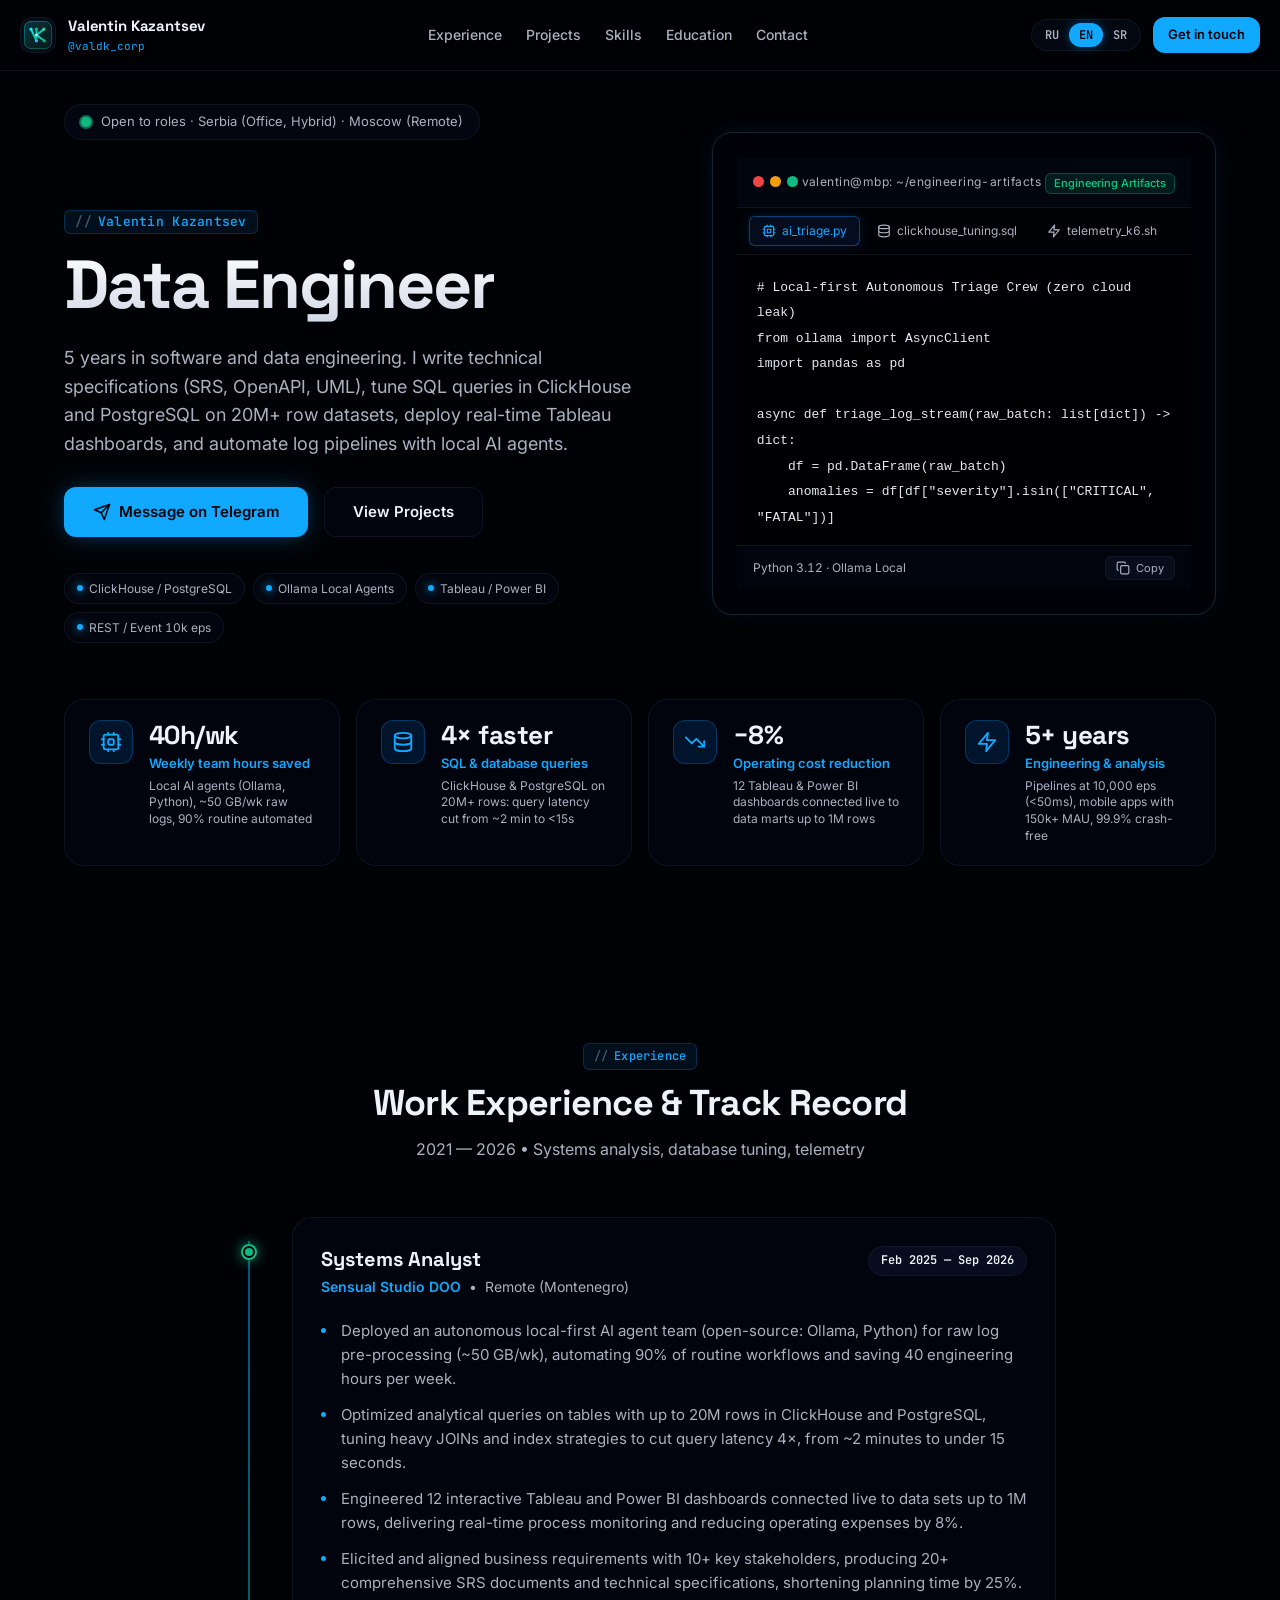
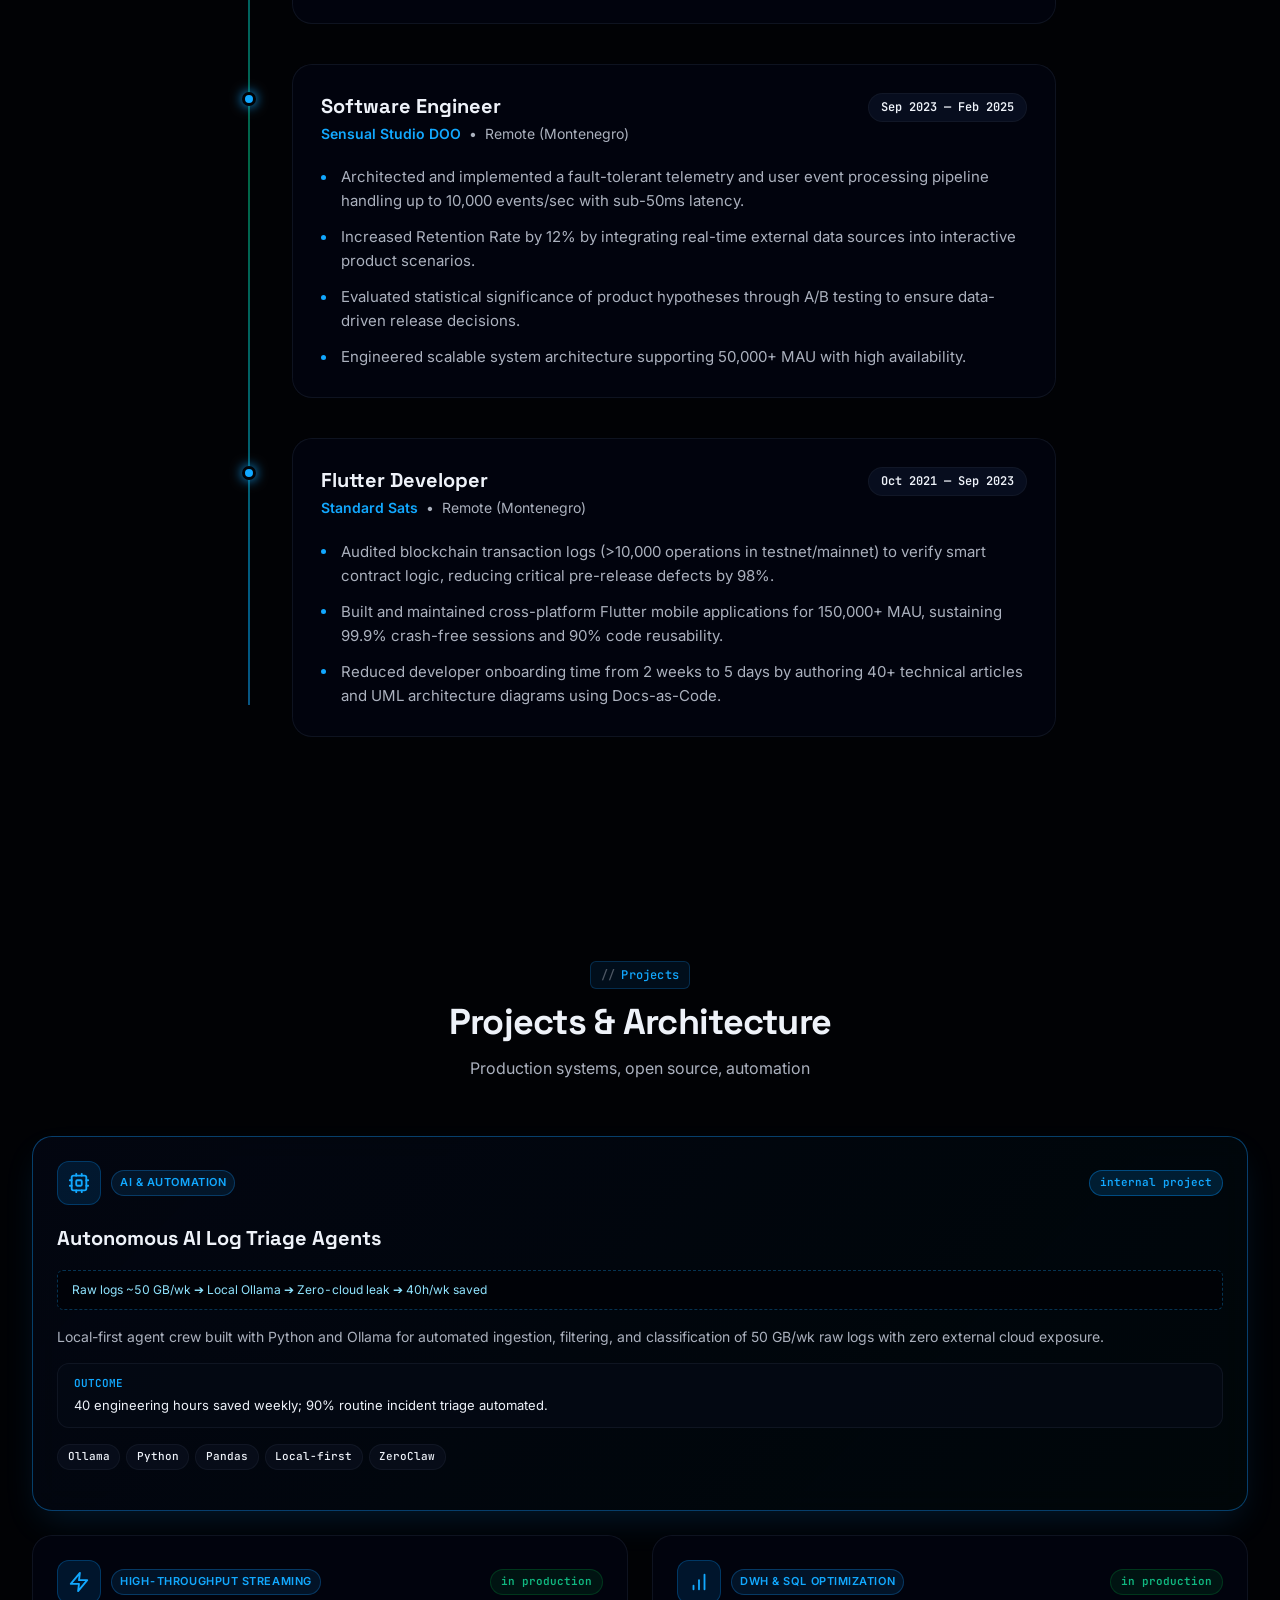
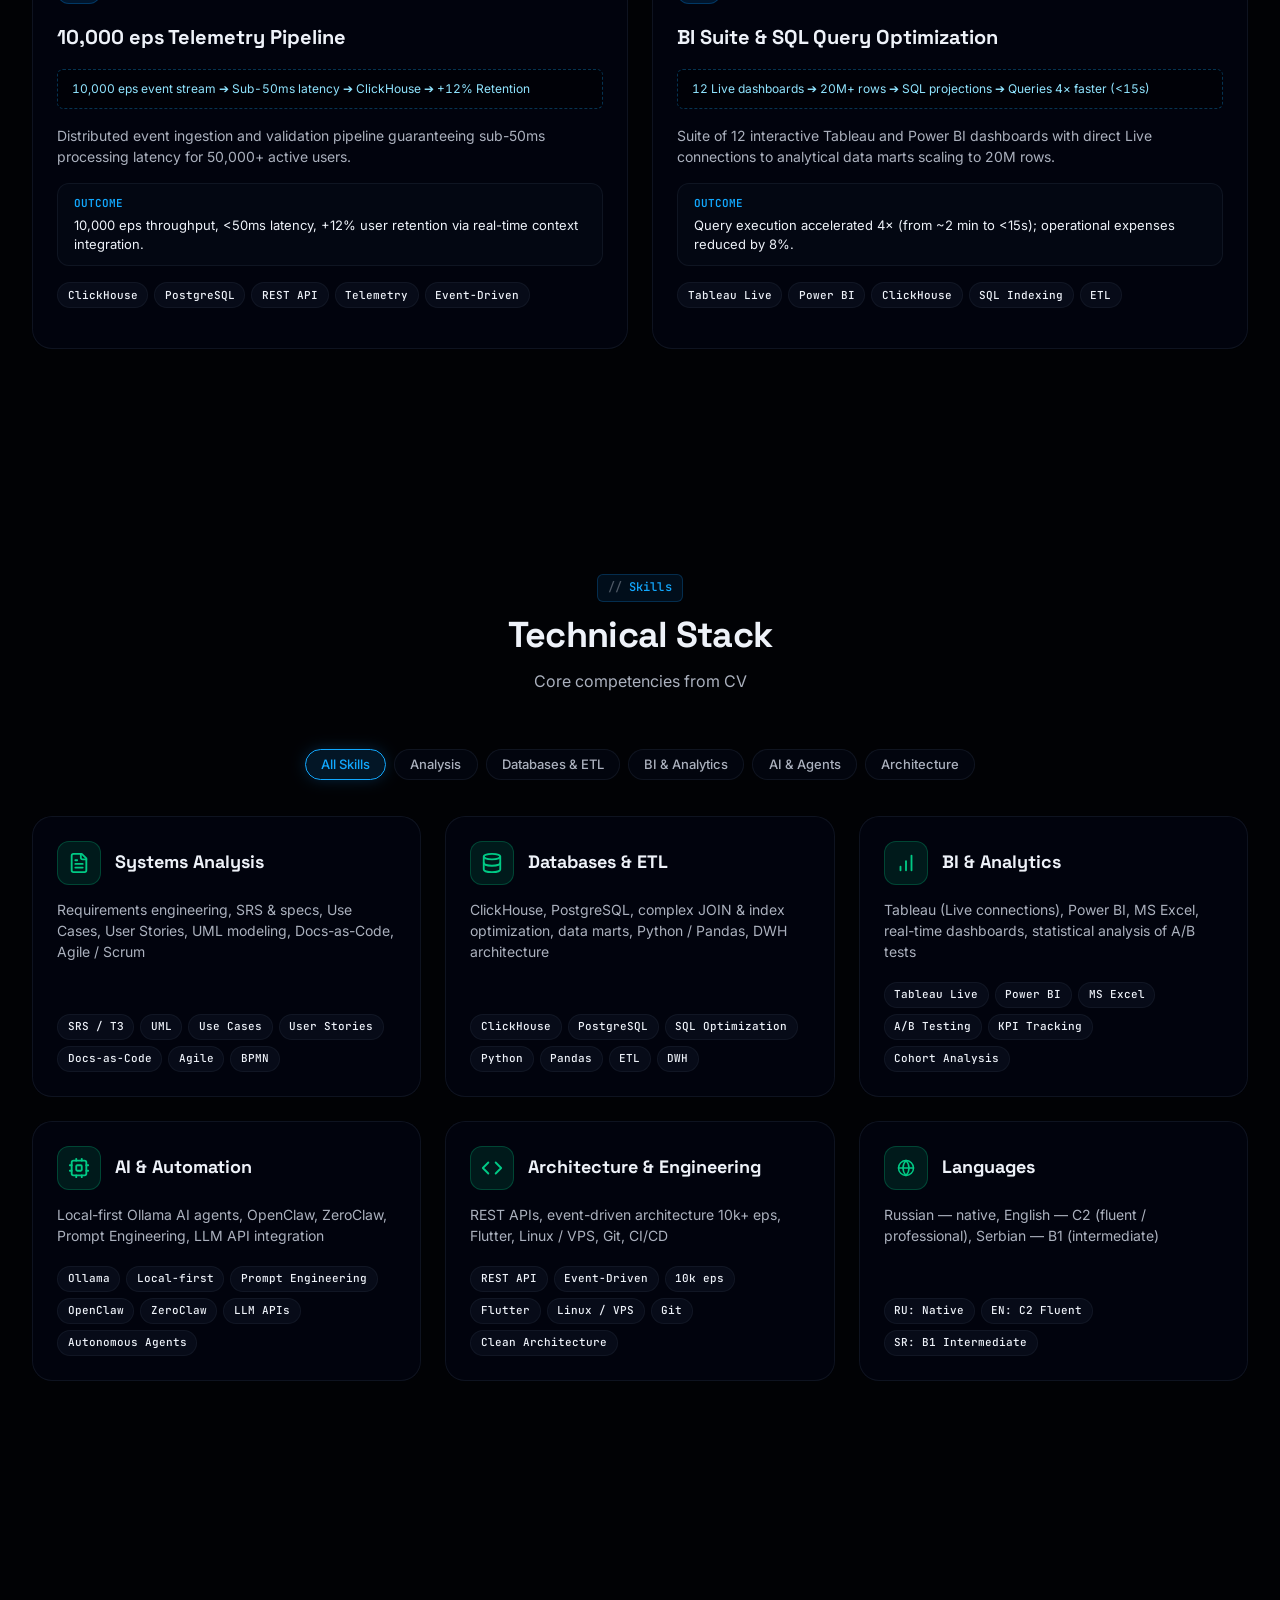
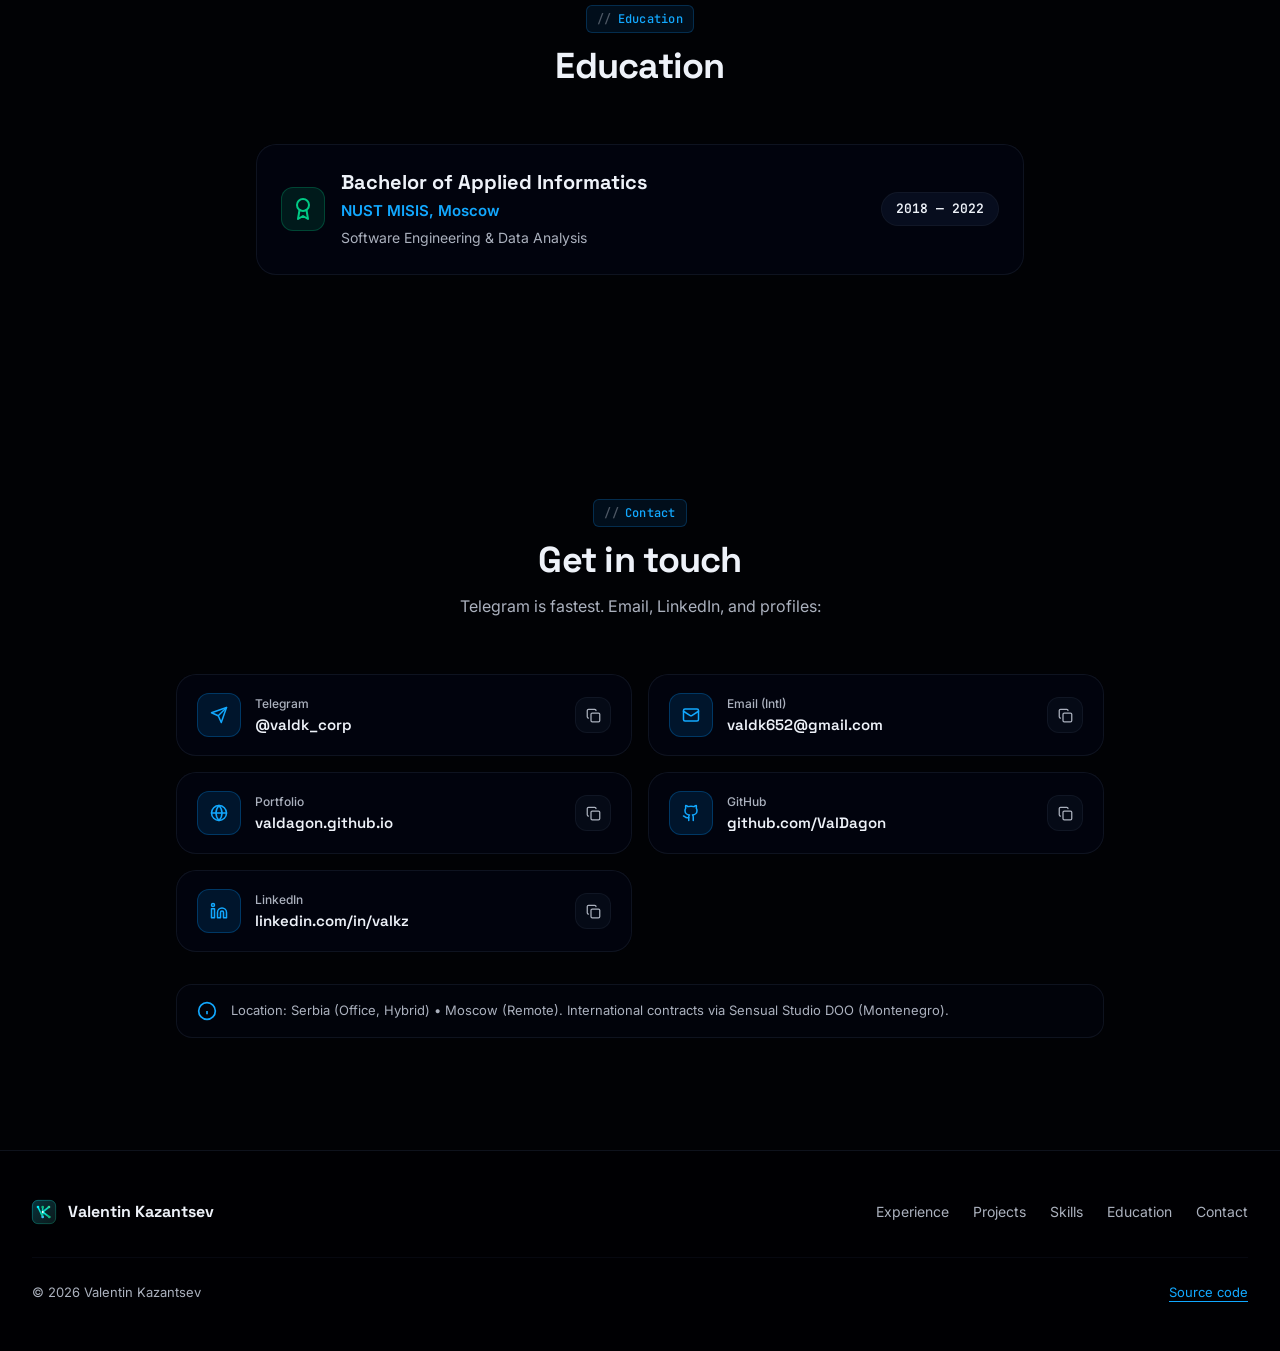
<file: index.html>
<!doctype html>
<html lang="ru">
  <head>
    <meta charset="utf-8" />
    <script>
      (function () {
        var path = location.pathname;
        if (
          location.hostname.toLowerCase() === "valdagon.github.io" &&
          (path === "/card" || path.indexOf("/card/") === 0)
        ) {
          location.replace("https://valdagon.github.io/" + location.search + location.hash);
        }
      })();
    </script>
    <meta name="viewport" content="width=device-width, initial-scale=1" />
    <meta name="color-scheme" content="dark" />
    <meta name="theme-color" content="#0d0f18" />
    <title>Валентин Казанцев — Системный аналитик & инженер данных</title>
    <meta
      name="description"
      content="5 лет в IT: разработка ТЗ и SRS, проектирование интеграций, оптимизация ClickHouse и PostgreSQL, дашборды Tableau и локальные ИИ-агенты."
    />
    <link rel="canonical" href="https://valdagon.github.io/" />
    <link rel="icon" type="image/svg+xml" href="./assets/favicon.svg?v=20261105" />
    <link rel="icon" type="image/png" sizes="32x32" href="./assets/favicon-32x32.png?v=20261105" />
    <link rel="icon" type="image/png" sizes="16x16" href="./assets/favicon-16x16.png?v=20261105" />
    <link rel="shortcut icon" href="./favicon.ico?v=20261105" />
    <link rel="apple-touch-icon" sizes="180x180" href="./assets/apple-touch-icon-v3.png?v=20261105" />

    <!-- Google Fonts: Space Grotesk, Inter, JetBrains Mono with full Cyrillic & Latin support -->
    <link rel="preconnect" href="https://fonts.googleapis.com" />
    <link rel="preconnect" href="https://fonts.gstatic.com" crossorigin />
    <link
      href="https://fonts.googleapis.com/css2?family=Inter:wght@400;500;600;700&family=JetBrains+Mono:wght@400;500;600&family=Space+Grotesk:wght@500;600;700&display=swap"
      rel="stylesheet"
    />

    <meta property="og:type" content="profile" />
    <meta property="og:url" content="https://valdagon.github.io/" />
    <meta property="og:title" content="Валентин Казанцев — Data Engineer" />
    <meta
      property="og:description"
      content="5 лет в IT: разработка ТЗ и SRS, ClickHouse, PostgreSQL, Tableau, локальные ИИ-агенты."
    />
    <meta property="og:image" content="https://valdagon.github.io/assets/og-card-v3.png?v=20261026" />
    <meta property="og:image:secure_url" content="https://valdagon.github.io/assets/og-card-v3.png?v=20261026" />
    <meta property="og:image:type" content="image/png" />
    <meta property="og:image:width" content="1200" />
    <meta property="og:image:height" content="630" />
    <meta property="og:image:alt" content="Валентин Казанцев — Data Engineer" />
    <meta property="og:locale" content="ru_RU" />
    <meta name="twitter:card" content="summary_large_image" />
    <meta name="twitter:title" content="Валентин Казанцев — Data Engineer" />
    <meta
      name="twitter:description"
      content="5 лет в IT: разработка ТЗ и SRS, ClickHouse, PostgreSQL, Tableau, локальные ИИ-агенты."
    />
    <meta name="twitter:image" content="https://valdagon.github.io/assets/og-card-v3.png?v=20261026" />

    <link rel="stylesheet" href="./css/tokens.css?v=20261105_1756" />
    <link rel="stylesheet" href="./css/style.css?v=20261105_1756" />

    <script type="application/ld+json">
      {
        "@context": "https://schema.org",
        "@type": "Person",
        "name": "Валентин Казанцев",
        "alternateName": "Valentin Kazantsev",
        "jobTitle": "Data Engineer",
        "url": "https://valdagon.github.io/",
        "email": "mailto:valrus56@yandex.ru",
        "sameAs": [
          "https://github.com/ValDagon",
          "https://www.linkedin.com/in/valkz/",
          "https://t.me/valdk_corp"
        ],
        "alumniOf": {
          "@type": "CollegeOrUniversity",
          "name": "НИТУ «МИСИС»"
        },
        "knowsLanguage": ["ru", "en", "sr"]
      }
    </script>
  </head>

  <body>
    <!-- Skip to content for keyboard accessibility -->
    <a class="skip-link" href="#main" data-i18n="skip">К содержанию</a>

    <!-- Cosmic Background: Radial Blur Blobs & Starfield -->
    <div class="cosmic-bg" aria-hidden="true">
      <div class="glow-blob glow-blob-1"></div>
      <div class="glow-blob glow-blob-2"></div>
      <div class="glow-blob glow-blob-3"></div>
      <div class="starfield" id="starfield"></div>
    </div>

    <!-- Fixed Glass Navbar -->
    <header class="navbar" id="navbar">
      <div class="navbar-container">
        <a href="#top" class="nav-brand" aria-label="Валентин Казанцев — наверх">
          <div class="brand-logo-wrap">
            <svg
              width="28"
              height="28"
              viewBox="0 0 36 36"
              fill="none"
              xmlns="http://www.w3.org/2000/svg"
              class="brand-monogram"
              aria-hidden="true"
            >
              <defs>
                <linearGradient id="vkBrandGradNav" x1="0%" y1="0%" x2="100%" y2="100%">
                  <stop offset="0%" stop-color="#00F2FE"></stop>
                  <stop offset="100%" stop-color="#10B981"></stop>
                </linearGradient>
                <linearGradient id="vkBrandBgNav" x1="0%" y1="0%" x2="100%" y2="100%">
                  <stop offset="0%" stop-color="#00F2FE" stop-opacity="0.18"></stop>
                  <stop offset="100%" stop-color="#10B981" stop-opacity="0.08"></stop>
                </linearGradient>
              </defs>
              <rect width="36" height="36" rx="9" fill="#0A0B14"></rect>
              <rect width="36" height="36" rx="9" fill="url(#vkBrandBgNav)"></rect>
              <rect x="0.5" y="0.5" width="35" height="35" rx="8.5" stroke="url(#vkBrandGradNav)" stroke-opacity="0.45"></rect>
              <path d="M9 10.5L16 25.5V10.5" stroke="url(#vkBrandGradNav)" stroke-width="2.4" stroke-linecap="round" stroke-linejoin="round"></path>
              <path d="M16 18L25.5 10.5" stroke="url(#vkBrandGradNav)" stroke-width="2.4" stroke-linecap="round"></path>
              <path d="M16 18L26 25.5" stroke="url(#vkBrandGradNav)" stroke-width="2.4" stroke-linecap="round"></path>
              <circle cx="9" cy="10.5" r="2" fill="#00F2FE"></circle>
              <circle cx="16" cy="25.5" r="2" fill="#38BDF8"></circle>
              <circle cx="16" cy="10.5" r="2" fill="#10B981"></circle>
              <circle cx="25.5" cy="10.5" r="2" fill="#34D399"></circle>
              <circle cx="26" cy="25.5" r="2" fill="#10B981"></circle>
              <circle cx="16" cy="18" r="1.5" fill="#FFFFFF"></circle>
            </svg>
          </div>
          <div class="brand-info">
            <span class="brand-title">Valentin Kazantsev</span>
            <span class="brand-sub">@valdk_corp</span>
          </div>
        </a>

        <!-- Desktop Navigation -->
        <nav class="nav-menu" id="nav-menu" aria-label="Разделы портфолио">
          <a href="#experience" class="nav-link" data-i18n="navExperience">Опыт</a>
          <a href="#cases" class="nav-link" data-i18n="navCases">Кейсы</a>
          <a href="#stack" class="nav-link" data-i18n="navStack">Стек</a>
          <a href="#education" class="nav-link" data-i18n="navEducation">Образование</a>
          <a href="#contact" class="nav-link" data-i18n="navContact">Контакты</a>
        </nav>

        <!-- Right Controls: Lang Switcher + Telegram CTA + Mobile Toggle -->
        <div class="nav-actions">
          <div class="lang-switch" role="group" aria-labelledby="lang-label">
            <span class="visually-hidden" id="lang-label">Язык</span>
            <button type="button" class="lang-pill" data-lang="ru" aria-pressed="true">RU</button>
            <button type="button" class="lang-pill" data-lang="en" aria-pressed="false">EN</button>
            <button type="button" class="lang-pill" data-lang="sr" aria-pressed="false">SR</button>
          </div>

          <a
            class="btn btn-primary btn-sm btn-nav-cta"
            href="https://t.me/valdk_corp"
            target="_blank"
            rel="noopener noreferrer"
            data-i18n="contactCta"
          >
            Связаться
          </a>

          <button
            type="button"
            class="mobile-menu-btn"
            id="mobile-menu-toggle"
            aria-label="Открыть меню"
            aria-expanded="false"
          >
            <svg width="20" height="20" viewBox="0 0 24 24" fill="none" stroke="currentColor" stroke-width="2">
              <line x1="3" y1="12" x2="21" y2="12"></line>
              <line x1="3" y1="6" x2="21" y2="6"></line>
              <line x1="3" y1="18" x2="21" y2="18"></line>
            </svg>
          </button>
        </div>
      </div>

      <!-- Mobile Dropdown Navigation -->
      <div class="mobile-drawer" id="mobile-drawer" hidden>
        <nav class="mobile-nav-links">
          <a href="#experience" class="mobile-nav-link" data-i18n="navExperience">Опыт</a>
          <a href="#cases" class="mobile-nav-link" data-i18n="navCases">Кейсы</a>
          <a href="#stack" class="mobile-nav-link" data-i18n="navStack">Стек</a>
          <a href="#education" class="mobile-nav-link" data-i18n="navEducation">Образование</a>
          <a href="#contact" class="mobile-nav-link" data-i18n="navContact">Контакты</a>
        </nav>
      </div>
    </header>

    <main id="main">
      <!-- Modern Bento Hero (Left: Pitch + CTAs, Right: Interactive Terminal, Bottom: 4 Key Metric Tiles) -->
      <section class="hero-section" id="top">
        <div class="hero-bento-layout">
          <!-- Left Column: Core Pitch -->
          <div class="hero-main-col">
            <!-- Availability Pill -->
            <div class="hero-status-pill">
              <span class="status-pulse">
                <span class="status-dot"></span>
                <span class="status-ping"></span>
              </span>
              <span id="hero-status-text"></span>
            </div>

            <!-- Headline: Clean, authoritative gradient display -->
            <h1 class="hero-headline">
              <span class="hero-name-label">Valentin Kazantsev</span>
              <span class="hero-gradient-text" id="hero-title-text"></span>
            </h1>

            <!-- Lead Paragraph -->
            <p class="hero-lead-text" id="hero-about-text"></p>

            <!-- Dual Hero CTAs -->
            <div class="hero-cta-buttons">
              <a
                class="btn btn-primary btn-lg btn-glow"
                href="https://t.me/valdk_corp"
                target="_blank"
                rel="noopener noreferrer"
                id="hero-cta-tg"
              >
                <svg width="18" height="18" viewBox="0 0 24 24" fill="none" stroke="currentColor" stroke-width="2" stroke-linecap="round" stroke-linejoin="round">
                  <path d="m22 2-7 20-4-9-9-4Z"></path>
                  <path d="M22 2 11 13"></path>
                </svg>
                <span data-i18n="cta">Написать в Telegram</span>
              </a>
              <a class="btn btn-secondary btn-lg" href="#cases" data-i18n="ctaAlt">
                Смотреть кейсы
              </a>
            </div>

            <!-- Hero Quick Badges -->
            <div class="hero-quick-chips">
              <span class="chip-item mono"><span class="chip-dot"></span>ClickHouse / PostgreSQL</span>
              <span class="chip-item mono"><span class="chip-dot"></span>Ollama Local Agents</span>
              <span class="chip-item mono"><span class="chip-dot"></span>Tableau / Power BI</span>
              <span class="chip-item mono"><span class="chip-dot"></span>REST / Event 10k eps</span>
            </div>
          </div>

          <!-- Right Column: Interactive Terminal Widget -->
          <div class="hero-side-col">
            <div class="terminal-card glass-card" id="hero-terminal">
              <div class="card-spotlight"></div>
              <div class="terminal-header">
                <div class="terminal-dots" aria-hidden="true">
                  <span class="terminal-dot dot-red"></span>
                  <span class="terminal-dot dot-yellow"></span>
                  <span class="terminal-dot dot-green"></span>
                </div>
                <div class="terminal-title mono" id="terminal-window-title">artifacts.sh</div>
                <div class="terminal-actions">
                  <span class="terminal-badge mono" data-i18n="terminalBadge">Инженерные артефакты</span>
                </div>
              </div>

              <!-- Terminal Tab Controls -->
              <div class="terminal-tabs" role="tablist" id="terminal-tabs">
                <!-- Rendered via JS -->
              </div>

              <!-- Terminal Code Body -->
              <div class="terminal-body" id="terminal-body" role="tabpanel">
                <pre class="terminal-pre"><code class="terminal-code mono" id="terminal-code-content"></code></pre>
              </div>

              <div class="terminal-footer">
                <span class="terminal-meta mono" id="terminal-meta-text">Python 3.12 · Ollama Local</span>
                <button type="button" class="terminal-copy-btn" id="terminal-copy-btn" title="Копировать код" aria-label="Копировать код">
                  <svg width="14" height="14" viewBox="0 0 24 24" fill="none" stroke="currentColor" stroke-width="2" stroke-linecap="round" stroke-linejoin="round">
                    <rect width="14" height="14" x="8" y="8" rx="2" ry="2"></rect>
                    <path d="M4 16c-1.1 0-2-.9-2-2V4c0-1.1.9-2 2-2h10c1.1 0 2 .9 2 2"></path>
                  </svg>
                  <span class="mono">Copy</span>
                </button>
              </div>
            </div>
          </div>
        </div>

        <!-- 4 Key Metrics Bento Strip -->
        <div class="stat-strip-container">
          <div class="stat-strip-card" id="hero-stat-strip">
            <!-- Rendered via JS -->
          </div>
        </div>
      </section>

      <!-- Section: Experience Timeline -->
      <section class="section" id="experience" aria-labelledby="h-experience">
        <div class="section-container">
          <div class="section-header">
            <span class="section-eyebrow" data-i18n="navExperience">Опыт</span>
            <h2 class="section-title" id="h-experience" data-i18n="expTitle">Опыт работы и результаты</h2>
            <p class="section-subtitle" id="h-experience-sub" data-i18n="expSubtitle">2021 — 2026 • Системный анализ, оптимизация СУБД, телеметрия</p>
          </div>

          <div class="timeline-wrapper">
            <div class="timeline-spine" aria-hidden="true"></div>
            <div class="timeline-list" id="jobs">
              <!-- Rendered via JS -->
            </div>
          </div>
        </div>
      </section>

      <!-- Section: Featured Cases -->
      <section class="section" id="cases" aria-labelledby="h-cases">
        <div class="section-container">
          <div class="section-header">
            <span class="section-eyebrow" data-i18n="navCases">Кейсы</span>
            <h2 class="section-title" id="h-cases" data-i18n="casesTitle">Кейсы и архитектура</h2>
            <p class="section-subtitle" id="h-cases-sub" data-i18n="casesSubtitle">Продакшен-системы, открытый код, автоматизация</p>
          </div>

          <div class="cases-grid bento-cases-grid" id="cases-list">
            <!-- Rendered via JS -->
          </div>
        </div>
      </section>

      <!-- Section: Stack & Skills (All 6 Categories with Filter) -->
      <section class="section" id="stack" aria-labelledby="h-stack">
        <div class="section-container">
          <div class="section-header">
            <span class="section-eyebrow" data-i18n="navStack">Стек</span>
            <h2 class="section-title" id="h-stack" data-i18n="stackTitle">Технологический стек</h2>
            <p class="section-subtitle" id="stack-subtitle" data-i18n="stackSubtitle">Ключевые компетенции по данным резюме</p>
          </div>

          <!-- Interactive Stack Filter Pills -->
          <div class="stack-filters" id="stack-filters" role="tablist" aria-label="Фильтры технологического стека">
            <!-- Rendered via JS -->
          </div>

          <div class="stack-grid" id="stack-list">
            <!-- Rendered via JS -->
          </div>
        </div>
      </section>

      <!-- Section: Education -->
      <section class="section" id="education" aria-labelledby="h-education">
        <div class="section-container">
          <div class="section-header">
            <span class="section-eyebrow" data-i18n="navEducation">Образование</span>
            <h2 class="section-title" id="h-education" data-i18n="eduTitle">Образование</h2>
          </div>

          <div class="education-card-wrap" id="education-card">
            <!-- Rendered via JS -->
          </div>
        </div>
      </section>

      <!-- Section: Contacts & Quick-Copy -->
      <section class="section" id="contact" aria-labelledby="h-contact">
        <div class="section-container">
          <div class="section-header">
            <span class="section-eyebrow" data-i18n="navContact">Контакты</span>
            <h2 class="section-title" id="h-contact" data-i18n="contactTitle">Связь</h2>
            <p class="section-subtitle" id="contact-intro"></p>
          </div>

          <div class="contacts-grid" id="contact-list">
            <!-- Rendered via JS -->
          </div>

          <div class="legal-card">
            <svg width="20" height="20" viewBox="0 0 24 24" fill="none" stroke="currentColor" stroke-width="2" class="legal-icon" aria-hidden="true">
              <circle cx="12" cy="12" r="10"></circle>
              <line x1="12" y1="16" x2="12" y2="12"></line>
              <line x1="12" y1="8" x2="12.01" y2="8"></line>
            </svg>
            <p class="legal-text" id="legal"></p>
          </div>
        </div>
      </section>
    </main>

    <!-- Site Footer -->
    <footer class="site-footer">
      <div class="footer-container">
        <div class="footer-top">
          <a href="#top" class="footer-brand" aria-label="Наверх">
            <svg
              width="24"
              height="24"
              viewBox="0 0 36 36"
              fill="none"
              xmlns="http://www.w3.org/2000/svg"
              class="brand-monogram"
              aria-hidden="true"
            >
              <defs>
                <linearGradient id="vkBrandGradFoot" x1="0%" y1="0%" x2="100%" y2="100%">
                  <stop offset="0%" stop-color="#00F2FE"></stop>
                  <stop offset="100%" stop-color="#10B981"></stop>
                </linearGradient>
                <linearGradient id="vkBrandBgFoot" x1="0%" y1="0%" x2="100%" y2="100%">
                  <stop offset="0%" stop-color="#00F2FE" stop-opacity="0.18"></stop>
                  <stop offset="100%" stop-color="#10B981" stop-opacity="0.08"></stop>
                </linearGradient>
              </defs>
              <rect width="36" height="36" rx="9" fill="#0A0B14"></rect>
              <rect width="36" height="36" rx="9" fill="url(#vkBrandBgFoot)"></rect>
              <rect x="0.5" y="0.5" width="35" height="35" rx="8.5" stroke="url(#vkBrandGradFoot)" stroke-opacity="0.45"></rect>
              <path d="M9 10.5L16 25.5V10.5" stroke="url(#vkBrandGradFoot)" stroke-width="2.4" stroke-linecap="round" stroke-linejoin="round"></path>
              <path d="M16 18L25.5 10.5" stroke="url(#vkBrandGradFoot)" stroke-width="2.4" stroke-linecap="round"></path>
              <path d="M16 18L26 25.5" stroke="url(#vkBrandGradFoot)" stroke-width="2.4" stroke-linecap="round"></path>
              <circle cx="9" cy="10.5" r="2" fill="#00F2FE"></circle>
              <circle cx="16" cy="25.5" r="2" fill="#38BDF8"></circle>
              <circle cx="16" cy="10.5" r="2" fill="#10B981"></circle>
              <circle cx="25.5" cy="10.5" r="2" fill="#34D399"></circle>
              <circle cx="26" cy="25.5" r="2" fill="#10B981"></circle>
              <circle cx="16" cy="18" r="1.5" fill="#FFFFFF"></circle>
            </svg>
            <span class="footer-brand-name">Valentin Kazantsev</span>
          </a>

          <nav class="footer-nav" aria-label="Нижняя навигация">
            <a href="#experience" data-i18n="navExperience">Опыт</a>
            <a href="#cases" data-i18n="navCases">Кейсы</a>
            <a href="#stack" data-i18n="navStack">Стек</a>
            <a href="#education" data-i18n="navEducation">Образование</a>
            <a href="#contact" data-i18n="navContact">Контакты</a>
          </nav>
        </div>

        <div class="footer-bottom">
          <p id="foot-left" class="footer-copy">© 2026 Valentin Kazantsev</p>
          <p id="foot-note" class="footer-note" data-i18n="footNote">GitHub Pages · космический дизайн v7 takethe.space</p>
          <p class="footer-source">
            <a
              href="https://github.com/ValDagon/ValDagon.github.io"
              target="_blank"
              rel="noopener noreferrer"
              data-i18n="sourceLink"
            >
              Исходный код
            </a>
          </p>
        </div>
      </div>
    </footer>

    <!-- Toast Notification for 1-Click Copy -->
    <div id="toast" class="toast" role="status" aria-live="polite"></div>

    <noscript>
      <div class="noscript">
        <p>
          <strong>Валентин Казанцев</strong> — Data Engineer.
          5 лет в IT: ClickHouse, PostgreSQL, ETL, дашборды Tableau, Power BI и локальные ИИ-агенты.
        </p>
        <p>
          Telegram: <a href="https://t.me/valdk_corp">@valdk_corp</a> ·
          Email: <a href="mailto:valrus56@yandex.ru">valrus56@yandex.ru</a> ·
          GitHub: <a href="https://github.com/ValDagon">ValDagon</a>
        </p>
      </div>
    </noscript>

    <script src="./js/data.js?v=20261105_1756" defer></script>
    <script src="./js/app.js?v=20261105_1756" defer></script>
  </body>
</html>
</file>
<file: css/tokens.css>
/* Design tokens · takethe.space Cosmic Engineering Aesthetic
 * Exact color palette, OKLCH tokens, glowing neon borders, and typography.
 */

:root {
  color-scheme: dark;

  /* Surfaces & cosmic background */
  --background: oklch(8% 0.02 265);
  --foreground: oklch(96% 0.01 265);
  --card: oklch(12% 0.03 265);
  --card-glass: oklch(12% 0.03 265 / 0.72);
  --card-foreground: oklch(96% 0.01 265);
  --popover: oklch(10% 0.02 265);
  --popover-foreground: oklch(96% 0.01 265);
  --secondary: oklch(18% 0.04 265);
  --secondary-glass: oklch(18% 0.04 265 / 0.65);
  --secondary-foreground: oklch(96% 0.01 265);
  --muted: oklch(20% 0.03 265);
  --muted-foreground: oklch(76% 0.02 265);
  --muted-subtle: oklch(62% 0.02 265);

  /* Primary Electric Cyan & Secondary Precision Emerald (Clean Cyber-Engineering) */
  --primary: oklch(72% 0.2 250);
  --primary-rgb: 0, 242, 254;
  --primary-foreground: oklch(8% 0.02 265);
  --accent: oklch(74% 0.17 160);
  --accent-rgb: 16, 185, 129;
  --accent-foreground: oklch(96% 0.01 265);
  --destructive: oklch(50% 0.2 25);
  --destructive-foreground: oklch(96% 0.01 265);

  /* Borders & Focus rings */
  --border: oklch(26% 0.04 265);
  --border-subtle: oklch(24% 0.03 265 / 0.6);
  --border-glow: oklch(72% 0.2 250 / 0.5);
  --border-accent-glow: oklch(74% 0.17 160 / 0.45);
  --input: oklch(18% 0.03 265);
  --ring: oklch(72% 0.2 250);

  /* Gradients */
  --gradient-cosmic: linear-gradient(135deg, #00f2fe 0%, #10b981 100%);
  --gradient-card-hover: linear-gradient(135deg, oklch(72% 0.2 250 / 0.12) 0%, oklch(74% 0.17 160 / 0.06) 50%, transparent 100%);
  --gradient-spine: linear-gradient(to bottom, oklch(72% 0.2 250 / 0.5), oklch(74% 0.17 160 / 0.5), oklch(72% 0.2 250 / 0.5));

  /* Radii */
  --radius-sm: 0.375rem;
  --radius: 0.75rem;
  --radius-lg: 1rem;
  --radius-xl: 1.25rem;
  --radius-2xl: 1.5rem;
  --radius-full: 9999px;

  /* Typography */
  --font-display: "Space Grotesk", system-ui, -apple-system, sans-serif;
  --font-sans: "Inter", system-ui, -apple-system, sans-serif;
  --font-mono: "JetBrains Mono", ui-monospace, SFMono-Regular, Menlo, Monaco, Consolas, monospace;

  /* Font sizes with fluid clamp */
  --fs-xs: 0.75rem;
  --fs-sm: 0.875rem;
  --fs-base: 1rem;
  --fs-lg: 1.125rem;
  --fs-xl: 1.25rem;
  --fs-2xl: 1.5rem;
  --fs-3xl: clamp(1.75rem, 1.4rem + 1.2vw, 2.25rem);
  --fs-4xl: clamp(2.25rem, 1.8rem + 2vw, 3rem);
  --fs-5xl: clamp(2.75rem, 2rem + 3.2vw, 4.25rem);
  --fs-6xl: clamp(3.25rem, 2.4rem + 4.5vw, 5.5rem);

  /* Spacing */
  --space-1: 0.25rem;
  --space-2: 0.5rem;
  --space-3: 0.75rem;
  --space-4: 1rem;
  --space-6: 1.5rem;
  --space-8: 2rem;
  --space-12: 3rem;
  --space-16: 4rem;
  --space-20: 5rem;
  --space-24: 6rem;
  --space-32: 8rem;

  /* Shadows & Glows */
  --shadow-sm: 0 1px 2px 0 rgb(0 0 0 / 0.2);
  --shadow-card: 0 10px 30px -10px rgb(0 0 0 / 0.5);
  --shadow-cyan-glow: 0 0 30px -5px oklch(70% 0.2 250 / 0.35);
  --shadow-accent-glow: 0 0 30px -5px oklch(74% 0.17 160 / 0.35);

  /* Transitions */
  --ease-snappy: cubic-bezier(0.23, 1, 0.32, 1);
  --duration-fast: 140ms;
  --duration-normal: 250ms;
  --duration-slow: 400ms;
}
</file>
<file: css/style.css>
/* ==========================================================================
   Valentin Kazantsev · Obsidian Engineering Portfolio
   Visual DNA: Technical dark obsidian void, precision electric cyan & emerald accents,
   Space Grotesk typography, responsive glassmorphic cards & timeline.
   ========================================================================== */

/* ---------- Reset & Base ---------- */
*,
*::before,
*::after {
  box-sizing: border-box;
  margin: 0;
  padding: 0;
}

html {
  font-family: var(--font-sans);
  font-size: 16px;
  line-height: 1.6;
  color: var(--foreground);
  background-color: var(--background);
  scroll-behavior: smooth;
  scroll-padding-top: 5rem;
  -webkit-font-smoothing: antialiased;
  -moz-osx-font-smoothing: grayscale;
}

body {
  min-height: 100vh;
  position: relative;
  overflow-x: hidden;
  background-color: var(--background);
  color: var(--foreground);
  font-size: var(--fs-base);
}

a {
  color: inherit;
  text-decoration: none;
}

button {
  font-family: inherit;
  font-size: inherit;
  background: none;
  border: none;
  color: inherit;
  cursor: pointer;
}

ul, ol {
  list-style: none;
}

img, svg {
  display: block;
  max-width: 100%;
}

.visually-hidden {
  position: absolute;
  width: 1px;
  height: 1px;
  padding: 0;
  margin: -1px;
  overflow: hidden;
  clip: rect(0, 0, 0, 0);
  white-space: nowrap;
  border: 0;
}

.mono,
.stat-value,
.terminal-meta,
.timeline-period,
.timeline-badge,
.case-flow-box,
.chip-item,
.job-meta-tag {
  font-variant-numeric: tabular-nums;
}

/* Accessibility: Skip link */
.skip-link {
  position: absolute;
  top: -100px;
  left: 1rem;
  z-index: 100;
  padding: 0.75rem 1.25rem;
  background: var(--primary);
  color: var(--primary-foreground);
  font-weight: 600;
  border-radius: var(--radius);
  transition: top 140ms var(--ease-snappy);
}
.skip-link:focus-visible {
  top: 1rem;
  outline: 2px solid white;
}

/* ---------- Technical Obsidian Background (Anti-Slop Archetype B) ---------- */
.cosmic-bg {
  position: fixed;
  inset: 0;
  z-index: -1;
  pointer-events: none;
  overflow: hidden;
  background-color: var(--background);
  background-image: radial-gradient(oklch(100% 0 0 / 0.055) 1px, transparent 1px);
  background-size: 24px 24px;
}

.glow-blob {
  display: none; /* Anti-Slop: Eliminate blurry AI dark-mode blobs */
}

.glow-blob-1 {
  display: none;
}

.glow-blob-2 {
  display: none;
}

.glow-blob-3 {
  display: none;
}

.starfield {
  position: absolute;
  inset: 0;
  overflow: hidden;
}

.star {
  position: absolute;
  width: 2px;
  height: 2px;
  border-radius: var(--radius-full);
  background: rgba(255, 255, 255, 0.75);
  box-shadow: 0 0 4px rgba(255, 255, 255, 0.8);
  animation: twinkle var(--duration, 4s) ease-in-out infinite;
  animation-delay: var(--delay, 0s);
  will-change: opacity, transform;
}

@keyframes pulse {
  0%, 100% {
    opacity: 0.6;
    transform: scale(1);
  }
  50% {
    opacity: 0.95;
    transform: scale(1.08);
  }
}

@keyframes twinkle {
  0%, 100% {
    opacity: 0.15;
    transform: scale(0.8);
  }
  50% {
    opacity: 0.95;
    transform: scale(1.25);
  }
}

@keyframes gradient {
  0% {
    background-position: 0% 50%;
  }
  50% {
    background-position: 100% 50%;
  }
  100% {
    background-position: 0% 50%;
  }
}

@keyframes float {
  0%, 100% {
    transform: translateY(0);
  }
  50% {
    transform: translateY(-8px);
  }
}

/* ---------- Fixed Glass Navbar ---------- */
.navbar {
  position: fixed;
  top: 0;
  left: 0;
  right: 0;
  z-index: 50;
  background: oklch(8% 0.02 265 / 0.82);
  backdrop-filter: blur(20px);
  -webkit-backdrop-filter: blur(20px);
  border-bottom: 1px solid var(--border-subtle);
  transition: background-color var(--duration-normal) ease;
}

.navbar-container {
  max-width: 80rem;
  margin: 0 auto;
  padding: 0.875rem 1.25rem;
  display: flex;
  align-items: center;
  justify-content: space-between;
  gap: 1rem;
}

.nav-brand {
  display: flex;
  align-items: center;
  gap: 0.75rem;
  transition: transform var(--duration-normal) var(--ease-snappy);
}
.nav-brand:hover {
  transform: translateY(-1px);
}

.brand-logo-wrap {
  display: flex;
  align-items: center;
  justify-content: center;
  width: 2.25rem;
  height: 2.25rem;
  border-radius: var(--radius);
  background: oklch(18% 0.04 265 / 0.6);
  border: 1px solid var(--border-subtle);
  transition: border-color var(--duration-fast) ease, box-shadow var(--duration-fast) ease;
}
.nav-brand:hover .brand-logo-wrap {
  border-color: var(--primary);
  box-shadow: 0 0 15px oklch(70% 0.2 250 / 0.3);
}

.brand-monogram {
  display: block;
  overflow: visible;
  transition: transform var(--duration-fast) ease;
}
.nav-brand:hover .brand-monogram,
.footer-brand:hover .brand-monogram {
  transform: scale(1.06);
}

.brand-info {
  display: flex;
  flex-direction: column;
}

.brand-title {
  font-family: var(--font-display);
  font-weight: 700;
  font-size: 0.9375rem;
  letter-spacing: -0.01em;
  color: var(--foreground);
}

.brand-sub {
  font-family: var(--font-mono);
  font-size: 0.6875rem;
  color: var(--primary);
}

.nav-menu {
  display: none;
  align-items: center;
  gap: 1.5rem;
}

@media (min-width: 768px) {
  .nav-menu {
    display: flex;
  }
}

.nav-link {
  font-size: 0.875rem;
  font-weight: 500;
  color: var(--muted-foreground);
  transition: color var(--duration-fast) ease;
  position: relative;
  padding: 0.25rem 0;
}
.nav-link:hover,
.nav-link[aria-current="true"] {
  color: var(--foreground);
}
.nav-link[aria-current="true"]::after {
  content: "";
  position: absolute;
  bottom: -2px;
  left: 0;
  right: 0;
  height: 2px;
  background: var(--gradient-cosmic);
  border-radius: var(--radius-full);
}

.nav-actions {
  display: flex;
  align-items: center;
  gap: 0.75rem;
}

/* Lang Switcher */
.lang-switch {
  display: inline-flex;
  padding: 0.2rem;
  border-radius: var(--radius-full);
  background: oklch(14% 0.03 265 / 0.8);
  border: 1px solid var(--border-subtle);
}

.lang-pill {
  padding: 0.25rem 0.625rem;
  font-family: var(--font-mono);
  font-size: 0.75rem;
  font-weight: 600;
  border-radius: var(--radius-full);
  color: var(--muted-foreground);
  transition: all var(--duration-fast) ease;
}
.lang-pill:focus-visible,
.terminal-tab:focus-visible,
.terminal-copy-btn:focus-visible,
.stack-filter-pill:focus-visible,
.nav-link:focus-visible,
.btn-copy:focus-visible {
  outline: 2px solid var(--primary);
  outline-offset: 2px;
}

.lang-pill:hover {
  color: var(--foreground);
}
.lang-pill:active {
  transform: scale(0.96);
  transition: transform 60ms var(--ease-snappy);
}
.lang-pill.is-active,
.lang-pill[aria-pressed="true"] {
  background: var(--primary);
  color: var(--primary-foreground);
  box-shadow: 0 0 10px oklch(70% 0.2 250 / 0.4);
}

.btn-nav-cta {
  display: none;
}
@media (min-width: 640px) {
  .btn-nav-cta {
    display: inline-flex;
  }
}

.mobile-menu-btn {
  display: flex;
  align-items: center;
  justify-content: center;
  width: 2.25rem;
  height: 2.25rem;
  border-radius: var(--radius);
  border: 1px solid var(--border-subtle);
  background: oklch(14% 0.03 265 / 0.8);
  color: var(--foreground);
  cursor: pointer;
  transition: transform 60ms var(--ease-snappy), background-color var(--duration-fast) ease;
}
.mobile-menu-btn:active {
  transform: scale(0.94);
}
@media (min-width: 768px) {
  .mobile-menu-btn {
    display: none;
  }
}

.mobile-drawer {
  background: oklch(10% 0.02 265 / 0.95);
  backdrop-filter: blur(20px);
  border-bottom: 1px solid var(--border-subtle);
  padding: 1rem 1.25rem;
}
.mobile-drawer[hidden] {
  display: none;
}
.mobile-nav-links {
  display: flex;
  flex-direction: column;
  gap: 0.875rem;
}
.mobile-nav-link {
  font-size: 1rem;
  font-weight: 500;
  color: var(--muted-foreground);
  padding: 0.375rem 0;
}
.mobile-nav-link:hover,
.mobile-nav-link[aria-current="true"] {
  color: var(--primary);
}

/* ---------- Common Buttons ---------- */
.btn {
  display: inline-flex;
  align-items: center;
  justify-content: center;
  gap: 0.5rem;
  font-weight: 600;
  border-radius: var(--radius);
  cursor: pointer;
  text-decoration: none;
  user-select: none;
  white-space: nowrap;
  transition: background-color var(--duration-fast) ease,
              border-color var(--duration-fast) ease,
              color var(--duration-fast) ease,
              transform 80ms var(--ease-snappy),
              box-shadow var(--duration-fast) ease;
}

.btn:active {
  transform: scale(0.97);
}

.btn:focus-visible {
  outline: 2px solid var(--primary);
  outline-offset: 2px;
}

.btn-sm {
  padding: 0.4rem 0.875rem;
  font-size: 0.8125rem;
}

.btn-lg {
  padding: 0.75rem 1.75rem;
  font-size: 0.9375rem;
  min-height: 48px;
}

.btn-primary {
  background: var(--primary);
  color: var(--primary-foreground);
  border: 1px solid transparent;
}
.btn-primary:hover {
  background: oklch(75% 0.22 250);
}

.btn-glow {
  box-shadow: 0 0 25px -4px oklch(70% 0.2 250 / 0.45);
}
.btn-glow:hover {
  box-shadow: 0 0 35px 0 oklch(70% 0.2 250 / 0.65);
}

.btn-secondary {
  background: var(--card-glass);
  color: var(--foreground);
  border: 1px solid var(--border-subtle);
  backdrop-filter: blur(12px);
}
.btn-secondary:hover {
  background: oklch(18% 0.04 265 / 0.8);
  border-color: var(--border-glow);
}

/* ---------- Common Cards & Layout ---------- */
.section {
  position: relative;
  padding: 5rem 1.25rem;
  overflow: hidden;
  scroll-margin-top: 4.5rem;
}
@media (min-width: 1024px) {
  .section {
    padding: 7rem 2rem;
  }
}

.section-container {
  max-width: 76rem;
  margin: 0 auto;
}

.section-header {
  text-align: center;
  max-width: 42rem;
  margin: 0 auto 3.5rem auto;
}

.section-eyebrow {
  display: inline-flex;
  align-items: center;
  gap: 0.375rem;
  margin-bottom: 0.75rem;
  font-family: var(--font-mono);
  font-size: 0.75rem;
  font-weight: 500;
  text-transform: none; /* Anti-Slop: sentence-case technical metadata */
  letter-spacing: 0.02em;
  color: var(--primary);
  padding: 0.2rem 0.625rem;
  border-radius: var(--radius-sm);
  background: oklch(72% 0.2 250 / 0.08);
  border: 1px solid oklch(72% 0.2 250 / 0.2);
}

.section-eyebrow::before {
  content: "//";
  opacity: 0.45;
  color: var(--muted-foreground);
}

.section-title {
  font-family: var(--font-display);
  font-size: var(--fs-3xl);
  font-weight: 700;
  letter-spacing: -0.02em;
  color: var(--foreground);
  line-height: 1.2;
  margin-bottom: 0.75rem;
}

.section-subtitle {
  font-size: var(--fs-base);
  color: var(--muted-foreground);
  line-height: 1.5;
}

.glass-card {
  position: relative;
  background: var(--card-glass);
  border: 1px solid var(--border-subtle);
  backdrop-filter: blur(16px);
  -webkit-backdrop-filter: blur(16px);
  border-radius: var(--radius-xl);
  padding: 1.5rem;
  transition: transform var(--duration-normal) var(--ease-snappy),
              border-color var(--duration-normal) ease,
              box-shadow var(--duration-normal) ease,
              background-color var(--duration-normal) ease;
}
.glass-card:hover {
  border-color: var(--border-glow);
  box-shadow: 0 10px 30px -10px oklch(70% 0.2 250 / 0.2);
  transform: translateY(-2px);
  background: oklch(13% 0.03 265 / 0.85);
}

.card-spotlight {
  position: absolute;
  inset: 0;
  border-radius: inherit;
  background: radial-gradient(280px circle at var(--mouse-x, 50%) var(--mouse-y, 50%), oklch(72% 0.2 250 / 0.08), transparent 60%);
  opacity: 0;
  pointer-events: none;
  transition: opacity var(--duration-fast) var(--ease-snappy);
}
.glass-card:hover .card-spotlight {
  opacity: 1;
}

.icon-badge {
  display: inline-flex;
  align-items: center;
  justify-content: center;
  width: 2.75rem;
  height: 2.75rem;
  border-radius: var(--radius);
  flex-shrink: 0;
}
.icon-badge-cyan {
  background: oklch(70% 0.2 250 / 0.12);
  color: var(--primary);
  border: 1px solid oklch(70% 0.2 250 / 0.25);
}
.icon-badge-emerald {
  background: oklch(74% 0.17 160 / 0.12);
  color: var(--accent);
  border: 1px solid oklch(74% 0.17 160 / 0.25);
}

.tag-pill {
  display: inline-flex;
  align-items: center;
  padding: 0.2rem 0.6rem;
  font-family: var(--font-mono);
  font-size: 0.6875rem;
  font-weight: 500;
  border-radius: var(--radius-full);
  background: oklch(18% 0.03 265 / 0.7);
  border: 1px solid var(--border-subtle);
  color: var(--foreground);
}

/* ---------- Hero Section (Bento Grid Architecture) ---------- */
.hero-section {
  position: relative;
  min-height: 100vh;
  display: flex;
  flex-direction: column;
  justify-content: center;
  padding-top: 6.5rem;
  padding-bottom: 4rem;
  padding-left: 1.25rem;
  padding-right: 1.25rem;
}

.hero-bento-layout {
  max-width: 72rem;
  margin: 0 auto;
  width: 100%;
  display: grid;
  grid-template-columns: 1fr;
  gap: 2.5rem;
  align-items: center;
}
@media (min-width: 1024px) {
  .hero-bento-layout {
    grid-template-columns: 1.08fr 0.92fr;
    gap: 3.5rem;
  }
}

.hero-main-col {
  display: flex;
  flex-direction: column;
  align-items: flex-start;
  text-align: left;
}

/* Eyebrow status pill */
.hero-status-pill {
  display: inline-flex;
  align-items: center;
  gap: 0.625rem;
  padding: 0.4rem 1rem;
  border-radius: var(--radius-full);
  border: 1px solid var(--border-subtle);
  background: oklch(14% 0.03 265 / 0.75);
  backdrop-filter: blur(12px);
  margin-bottom: 1.5rem;
  font-size: 0.8125rem;
  color: var(--muted-foreground);
}

.status-pulse {
  position: relative;
  display: flex;
  width: 0.625rem;
  height: 0.625rem;
}
.status-dot {
  position: absolute;
  inset: 0;
  border-radius: var(--radius-full);
  background: #10b981;
}
.status-ping {
  position: absolute;
  inset: -2px;
  border-radius: var(--radius-full);
  background: #10b981;
  opacity: 0.6;
  animation: pulse 2s cubic-bezier(0, 0, 0.2, 1) infinite;
}

/* Headline */
.hero-name-label {
  display: inline-flex;
  align-items: center;
  gap: 0.375rem;
  font-family: var(--font-mono);
  font-size: 0.8125rem;
  font-weight: 500;
  letter-spacing: 0.02em;
  text-transform: none; /* Anti-Slop: sentence-case technical metadata */
  color: var(--primary);
  margin-bottom: 0.75rem;
  padding: 0.2rem 0.65rem;
  border-radius: var(--radius-sm);
  background: oklch(72% 0.2 250 / 0.08);
  border: 1px solid oklch(72% 0.2 250 / 0.2);
}
.hero-name-label::before {
  content: "//";
  opacity: 0.45;
  color: var(--muted-foreground);
}

.hero-headline {
  font-family: var(--font-display);
  font-size: var(--fs-4xl);
  font-weight: 700;
  letter-spacing: -0.03em;
  line-height: 1.15;
  margin-bottom: 1.25rem;
  text-align: left;
}
@media (min-width: 768px) {
  .hero-headline {
    font-size: var(--fs-5xl);
  }
}

.hero-gradient-text {
  display: block;
  /* Anti-Slop: Authoritative typographic weight without oscillating rainbow */
  color: var(--foreground);
  background: linear-gradient(180deg, #ffffff 0%, oklch(88% 0.02 265) 100%);
  -webkit-background-clip: text;
  background-clip: text;
  -webkit-text-fill-color: transparent;
}

.hero-lead-text {
  font-size: var(--fs-base);
  color: var(--muted-foreground);
  max-width: 38rem;
  margin-bottom: 1.75rem;
  line-height: 1.6;
  text-align: left;
}
@media (min-width: 768px) {
  .hero-lead-text {
    font-size: var(--fs-lg);
  }
}

.hero-cta-buttons {
  display: flex;
  flex-direction: column;
  gap: 1rem;
  width: 100%;
  max-width: 24rem;
  margin-bottom: 1.75rem;
}
@media (min-width: 480px) {
  .hero-cta-buttons {
    flex-direction: row;
    max-width: none;
  }
}

.hero-quick-chips {
  display: flex;
  flex-wrap: wrap;
  gap: 0.5rem;
  margin-top: 0.5rem;
}
.chip-item {
  display: inline-flex;
  align-items: center;
  gap: 0.375rem;
  font-size: 0.75rem;
  color: var(--muted-foreground);
  background: oklch(14% 0.03 265 / 0.65);
  border: 1px solid var(--border-subtle);
  padding: 0.3rem 0.75rem;
  border-radius: var(--radius-full);
}
.chip-dot {
  width: 6px;
  height: 6px;
  border-radius: 50%;
  background: var(--primary);
  box-shadow: 0 0 8px var(--primary);
}

/* Right Column: Terminal Widget */
.hero-side-col {
  width: 100%;
}
.terminal-card {
  position: relative;
  border-radius: var(--radius-xl);
  overflow: hidden;
  box-shadow: 0 25px 50px -12px rgba(0, 0, 0, 0.7), 0 0 25px -5px oklch(72% 0.2 250 / 0.15);
  border: 1px solid var(--border);
  background: oklch(10% 0.02 265 / 0.88);
}
.terminal-header {
  display: flex;
  align-items: center;
  justify-content: space-between;
  padding: 0.75rem 1rem;
  border-bottom: 1px solid var(--border-subtle);
  background: oklch(13% 0.03 265 / 0.6);
}
.terminal-dots {
  display: flex;
  gap: 0.375rem;
}
.terminal-dot {
  width: 11px;
  height: 11px;
  border-radius: 50%;
}
.dot-red { background: #ef4444; }
.dot-yellow { background: #f59e0b; }
.dot-green { background: #10b981; }

.terminal-title {
  font-size: 0.75rem;
  color: var(--muted-foreground);
  letter-spacing: 0.04em;
}
.terminal-badge {
  font-size: 0.6875rem;
  font-weight: 500;
  color: var(--accent);
  background: oklch(74% 0.17 160 / 0.12);
  border: 1px solid oklch(74% 0.17 160 / 0.3);
  padding: 0.15rem 0.5rem;
  border-radius: var(--radius-sm);
}
.terminal-tabs {
  display: flex;
  gap: 0.25rem;
  padding: 0.5rem 0.75rem;
  background: oklch(8% 0.02 265 / 0.8);
  border-bottom: 1px solid var(--border-subtle);
  overflow-x: auto;
}
.terminal-tab {
  display: inline-flex;
  align-items: center;
  gap: 0.375rem;
  padding: 0.4rem 0.75rem;
  font-size: 0.75rem;
  color: var(--muted-foreground);
  border-radius: var(--radius-sm);
  border: 1px solid transparent;
  transition: all var(--duration-fast) ease;
  cursor: pointer;
  white-space: nowrap;
}
.terminal-tab-icon {
  display: flex;
  align-items: center;
}
.terminal-tab-icon svg {
  width: 14px;
  height: 14px;
}
.terminal-tab:hover {
  color: var(--foreground);
  background: oklch(15% 0.03 265);
}
.terminal-tab:active {
  transform: scale(0.97);
  transition: transform 60ms var(--ease-snappy);
}
.terminal-tab.is-active {
  color: var(--primary);
  background: oklch(16% 0.04 265);
  border-color: oklch(72% 0.2 250 / 0.35);
  box-shadow: 0 0 12px -2px oklch(72% 0.2 250 / 0.2);
}
.terminal-body {
  padding: 1.25rem;
  min-height: 240px;
  max-height: 290px;
  overflow-y: auto;
  background: oklch(7% 0.02 265 / 0.96);
}
.terminal-code {
  font-size: 0.8125rem;
  line-height: 1.65;
  color: oklch(93% 0.01 265);
  white-space: pre-wrap;
  word-break: break-word;
}
.terminal-footer {
  display: flex;
  align-items: center;
  justify-content: space-between;
  padding: 0.625rem 1rem;
  border-top: 1px solid var(--border-subtle);
  background: oklch(12% 0.03 265 / 0.6);
}
.terminal-meta {
  font-size: 0.75rem;
  color: var(--muted-foreground);
}
.terminal-copy-btn {
  display: inline-flex;
  align-items: center;
  gap: 0.375rem;
  padding: 0.25rem 0.625rem;
  font-size: 0.6875rem;
  color: var(--muted-foreground);
  background: oklch(16% 0.03 265);
  border: 1px solid var(--border-subtle);
  border-radius: var(--radius-sm);
  transition: all var(--duration-fast) ease;
  cursor: pointer;
}
.terminal-copy-btn:hover {
  color: var(--primary);
  border-color: var(--primary);
}
.terminal-copy-btn:active {
  transform: scale(0.96);
  transition: transform 60ms var(--ease-snappy);
}

/* Stat Strip Banner */
.stat-strip-container {
  width: 100%;
  max-width: 72rem;
  margin: 3.5rem auto 0;
}

.stat-strip-card {
  display: grid;
  grid-template-columns: 1fr;
  gap: 1rem;
}
@media (min-width: 640px) {
  .stat-strip-card {
    grid-template-columns: repeat(2, 1fr);
  }
}
@media (min-width: 1024px) {
  .stat-strip-card {
    grid-template-columns: repeat(4, 1fr);
  }
}

.stat-card-item {
  position: relative;
  display: flex;
  align-items: flex-start;
  gap: 1rem;
  text-align: left;
  padding: 1.25rem 1.5rem;
  border-radius: var(--radius-xl);
}
.stat-card-content {
  display: flex;
  flex-direction: column;
}

.stat-value {
  font-family: var(--font-display);
  font-size: 1.5rem;
  font-weight: 700;
  letter-spacing: -0.02em;
  color: var(--foreground);
  line-height: 1.2;
  font-variant-numeric: tabular-nums;
}
@media (min-width: 1024px) {
  .stat-value {
    font-size: 1.625rem;
  }
}

.stat-label {
  font-size: 0.8125rem;
  font-weight: 600;
  color: var(--primary);
  margin-top: 0.125rem;
}

.stat-desc {
  font-size: 0.75rem;
  color: var(--muted-foreground);
  margin-top: 0.25rem;
  line-height: 1.4;
}

/* ---------- Timeline Section ---------- */
.timeline-wrapper {
  position: relative;
  max-width: 52rem;
  margin: 0 auto;
}

.timeline-spine {
  position: absolute;
  top: 1.5rem;
  bottom: 2rem;
  left: 1rem;
  width: 2px;
  background: var(--gradient-spine);
}
@media (min-width: 768px) {
  .timeline-spine {
    left: 1.5rem;
  }
}

.timeline-list {
  display: flex;
  flex-direction: column;
  gap: 2.5rem;
}

.timeline-item {
  position: relative;
  padding-left: 3rem;
}
@media (min-width: 768px) {
  .timeline-item {
    padding-left: 4.25rem;
  }
}

.timeline-node {
  position: absolute;
  top: 1.75rem;
  left: calc(1rem - 6px);
  width: 14px;
  height: 14px;
  border-radius: var(--radius-full);
  background: var(--primary);
  border: 3px solid var(--background);
  box-shadow: 0 0 12px var(--primary);
}
@media (min-width: 768px) {
  .timeline-node {
    left: calc(1.5rem - 6px);
  }
}

.timeline-item.is-active-job .timeline-node {
  background: #10b981;
  box-shadow: 0 0 14px #10b981;
}
.node-ping {
  position: absolute;
  inset: -4px;
  border-radius: 50%;
  border: 2px solid #10b981;
  animation: pulse 2s infinite;
}

.timeline-card {
  padding: 1.75rem;
}

.timeline-card-head {
  display: flex;
  flex-direction: column;
  gap: 0.5rem;
  margin-bottom: 1.25rem;
}
@media (min-width: 640px) {
  .timeline-card-head {
    flex-direction: row;
    align-items: flex-start;
    justify-content: space-between;
  }
}

.timeline-role {
  font-family: var(--font-display);
  font-size: 1.25rem;
  font-weight: 700;
  color: var(--foreground);
  line-height: 1.3;
}

.timeline-meta-row {
  display: flex;
  flex-wrap: wrap;
  align-items: center;
  gap: 0.5rem;
  margin-top: 0.25rem;
  font-size: 0.875rem;
  color: var(--muted-foreground);
}

.timeline-org {
  color: var(--primary);
  font-weight: 600;
}

.timeline-promo-badge {
  display: inline-flex;
  align-items: center;
  font-size: 0.6875rem;
  font-weight: 600;
  color: var(--accent);
  background: oklch(74% 0.17 160 / 0.12);
  border: 1px solid oklch(74% 0.17 160 / 0.3);
  padding: 0.12rem 0.5rem;
  border-radius: var(--radius-sm);
}

.timeline-date-badge {
  display: inline-flex;
  align-items: center;
  padding: 0.25rem 0.75rem;
  border-radius: var(--radius-full);
  background: oklch(18% 0.04 265 / 0.8);
  border: 1px solid var(--border-subtle);
  font-family: var(--font-mono);
  font-size: 0.75rem;
  font-weight: 600;
  color: var(--foreground);
  white-space: nowrap;
  align-self: flex-start;
}

.timeline-bullets {
  display: flex;
  flex-direction: column;
  gap: 0.75rem;
}

.timeline-bullet {
  position: relative;
  padding-left: 1.25rem;
  font-size: 0.9375rem;
  color: var(--muted-foreground);
  line-height: 1.6;
}
.timeline-bullet::before {
  content: "";
  position: absolute;
  top: 0.6rem;
  left: 0;
  width: 5px;
  height: 5px;
  border-radius: var(--radius-full);
  background: var(--primary);
}
.bullet-prefix {
  color: var(--foreground);
  font-weight: 600;
}

/* ---------- Cases Section (Bento Grid) ---------- */
.bento-cases-grid {
  display: grid;
  grid-template-columns: 1fr;
  gap: 1.5rem;
}
@media (min-width: 1024px) {
  .bento-cases-grid {
    grid-template-columns: repeat(2, 1fr);
  }
  .case-card.case-featured {
    grid-column: span 2;
    background: linear-gradient(135deg, oklch(13% 0.03 265 / 0.85) 0%, oklch(14% 0.03 200 / 0.5) 100%);
    border-color: oklch(72% 0.2 250 / 0.35);
    box-shadow: 0 15px 35px -10px oklch(72% 0.2 250 / 0.15);
  }
}

.case-card {
  display: flex;
  flex-direction: column;
  height: 100%;
}

.case-card-top {
  display: flex;
  align-items: center;
  justify-content: space-between;
  margin-bottom: 1.25rem;
}

.case-badges-left {
  display: flex;
  align-items: center;
  gap: 0.625rem;
}

.case-type-badge {
  font-size: 0.6875rem;
  font-weight: 600;
  text-transform: uppercase;
  letter-spacing: 0.05em;
  color: var(--primary);
  background: oklch(72% 0.2 250 / 0.1);
  border: 1px solid oklch(72% 0.2 250 / 0.25);
  padding: 0.2rem 0.5rem;
  border-radius: var(--radius-full);
}

.status-pill {
  font-family: var(--font-mono);
  font-size: 0.6875rem;
  font-weight: 600;
  padding: 0.2rem 0.625rem;
  border-radius: var(--radius-full);
  border: 1px solid var(--border-subtle);
  text-transform: lowercase;
}
.status-pill.status-live {
  background: oklch(50% 0.15 150 / 0.15);
  color: #10b981;
  border-color: oklch(50% 0.15 150 / 0.35);
}
.status-pill.status-open {
  background: oklch(74% 0.17 160 / 0.15);
  color: var(--accent);
  border-color: oklch(74% 0.17 160 / 0.35);
}
.status-pill.status-internal {
  background: oklch(70% 0.2 250 / 0.15);
  color: var(--primary);
  border-color: oklch(70% 0.2 250 / 0.35);
}

.case-title {
  font-family: var(--font-display);
  font-size: 1.25rem;
  font-weight: 700;
  color: var(--foreground);
  line-height: 1.35;
  margin-bottom: 0.625rem;
}

.case-flow-box {
  display: block;
  padding: 0.625rem 0.875rem;
  margin: 0.5rem 0 1rem;
  font-size: 0.75rem;
  color: oklch(88% 0.1 230);
  background: oklch(9% 0.02 265 / 0.8);
  border: 1px dashed oklch(72% 0.2 250 / 0.3);
  border-radius: var(--radius-sm);
  line-height: 1.5;
}

.case-summary {
  font-size: 0.875rem;
  color: var(--muted-foreground);
  line-height: 1.5;
  margin-bottom: 1rem;
  flex-grow: 1;
}

.case-result-box {
  background: oklch(14% 0.03 265 / 0.8);
  border: 1px solid var(--border-subtle);
  border-radius: var(--radius);
  padding: 0.75rem 1rem;
  margin-bottom: 1rem;
  font-size: 0.8125rem;
  line-height: 1.45;
}
.case-result-label {
  display: block;
  font-family: var(--font-mono);
  font-size: 0.6875rem;
  font-weight: 600;
  color: var(--primary);
  text-transform: uppercase;
  margin-bottom: 0.25rem;
}
.case-result-text {
  color: var(--foreground);
}

.case-tags {
  display: flex;
  flex-wrap: wrap;
  gap: 0.375rem;
  margin-top: auto;
  margin-bottom: 1rem;
}

.case-link-row {
  margin-top: 0.5rem;
  display: flex;
  align-items: center;
  justify-content: flex-end;
}
.case-link {
  display: inline-flex;
  align-items: center;
  gap: 0.375rem;
  font-size: 0.8125rem;
  font-weight: 600;
  color: var(--primary);
  transition: transform var(--duration-fast) ease, color var(--duration-fast) ease;
}
.case-link:hover {
  color: #38bdf8;
  transform: translateX(2px);
}

/* ---------- Stack Section & Filters ---------- */
.stack-filters {
  display: flex;
  flex-wrap: wrap;
  gap: 0.5rem;
  justify-content: center;
  margin-bottom: 2.25rem;
}
.stack-filter-pill {
  padding: 0.4rem 0.95rem;
  font-size: 0.8125rem;
  font-weight: 500;
  color: var(--muted-foreground);
  background: oklch(14% 0.03 265 / 0.6);
  border: 1px solid var(--border-subtle);
  border-radius: var(--radius-full);
  cursor: pointer;
  transition: all var(--duration-fast) ease;
}
.stack-filter-pill:hover {
  color: var(--foreground);
  border-color: var(--border);
  background: oklch(16% 0.03 265);
}
.stack-filter-pill:active {
  transform: scale(0.96);
  transition: transform 60ms var(--ease-snappy);
}
.stack-filter-pill.is-active {
  color: var(--primary);
  border-color: var(--primary);
  background: oklch(72% 0.2 250 / 0.12);
  box-shadow: 0 0 16px -2px oklch(72% 0.2 250 / 0.25);
}

.stack-grid {
  display: grid;
  grid-template-columns: 1fr;
  gap: 1.5rem;
}
@media (min-width: 640px) {
  .stack-grid {
    grid-template-columns: repeat(2, 1fr);
  }
}
@media (min-width: 1024px) {
  .stack-grid {
    grid-template-columns: repeat(3, 1fr);
  }
}

.stack-card {
  display: flex;
  flex-direction: column;
}

.stack-card-head {
  display: flex;
  align-items: center;
  gap: 0.875rem;
  margin-bottom: 0.875rem;
}

.stack-card-title {
  font-family: var(--font-display);
  font-size: 1.125rem;
  font-weight: 700;
  color: var(--foreground);
}

.stack-card-desc {
  font-size: 0.875rem;
  color: var(--muted-foreground);
  line-height: 1.5;
  margin-bottom: 1.25rem;
  flex-grow: 1;
}

.stack-tags {
  display: flex;
  flex-wrap: wrap;
  gap: 0.375rem;
}

/* ---------- Education Section ---------- */
.education-card-wrap {
  max-width: 48rem;
  margin: 0 auto;
}

.education-card {
  display: flex;
  flex-direction: column;
  gap: 1rem;
}
@media (min-width: 640px) {
  .education-card {
    flex-direction: row;
    align-items: center;
  }
}

.education-card-left {
  display: flex;
  align-items: center;
  gap: 1rem;
}

.education-info {
  display: flex;
  flex-direction: column;
}

.education-degree {
  font-family: var(--font-display);
  font-size: 1.25rem;
  font-weight: 700;
  color: var(--foreground);
  line-height: 1.3;
}

.education-org {
  font-size: 0.9375rem;
  font-weight: 600;
  color: var(--primary);
  margin-top: 0.25rem;
}

.education-note {
  font-size: 0.875rem;
  color: var(--muted-foreground);
  margin-top: 0.25rem;
}

.education-years {
  font-family: var(--font-mono);
  font-size: 0.8125rem;
  font-weight: 600;
  color: var(--foreground);
  background: oklch(18% 0.04 265 / 0.8);
  border: 1px solid var(--border-subtle);
  padding: 0.35rem 0.875rem;
  border-radius: var(--radius-full);
  white-space: nowrap;
  align-self: flex-start;
}
@media (min-width: 640px) {
  .education-years {
    margin-left: auto;
    align-self: center;
  }
}

/* ---------- Contacts Section ---------- */
.contacts-grid {
  display: grid;
  grid-template-columns: 1fr;
  gap: 1rem;
  max-width: 58rem;
  margin: 0 auto 2rem auto;
}
@media (min-width: 640px) {
  .contacts-grid {
    grid-template-columns: repeat(2, 1fr);
  }
}

.contact-card {
  display: flex;
  align-items: center;
  justify-content: space-between;
  gap: 1rem;
  padding: 1.125rem 1.25rem;
}

.contact-card-main {
  display: flex;
  align-items: center;
  gap: 0.875rem;
  min-width: 0;
}

.contact-card-text {
  display: flex;
  flex-direction: column;
  min-width: 0;
}

.contact-label {
  font-size: 0.75rem;
  font-weight: 500;
  color: var(--muted-foreground);
}

.contact-value-link {
  font-family: var(--font-display);
  font-size: 0.9375rem;
  font-weight: 600;
  color: var(--foreground);
  overflow: hidden;
  text-overflow: ellipsis;
  white-space: nowrap;
  transition: color var(--duration-fast) ease;
}
.contact-value-link:hover {
  color: var(--primary);
}

.btn-copy {
  display: flex;
  align-items: center;
  justify-content: center;
  width: 2.25rem;
  height: 2.25rem;
  border-radius: var(--radius);
  background: oklch(16% 0.03 265 / 0.8);
  border: 1px solid var(--border-subtle);
  color: var(--muted-foreground);
  flex-shrink: 0;
  transition: all var(--duration-fast) ease;
}
.btn-copy:hover {
  background: var(--primary);
  color: var(--primary-foreground);
  border-color: var(--primary);
  box-shadow: 0 0 12px oklch(70% 0.2 250 / 0.4);
}
.btn-copy:active {
  transform: scale(0.92);
}

.legal-card {
  max-width: 58rem;
  margin: 0 auto;
  display: flex;
  align-items: center;
  gap: 0.875rem;
  padding: 1rem 1.25rem;
  border-radius: var(--radius-lg);
  background: oklch(12% 0.03 265 / 0.5);
  border: 1px solid var(--border-subtle);
}

.legal-icon {
  color: var(--primary);
  flex-shrink: 0;
}

.legal-text {
  font-size: 0.8125rem;
  color: var(--muted-foreground);
  line-height: 1.5;
}

/* ---------- Site Footer ---------- */
.site-footer {
  border-top: 1px solid var(--border-subtle);
  background: oklch(7% 0.02 265 / 0.9);
  padding: 3rem 1.25rem;
  backdrop-filter: blur(16px);
}

.footer-container {
  max-width: 76rem;
  margin: 0 auto;
  display: flex;
  flex-direction: column;
  gap: 2rem;
}

.footer-top {
  display: flex;
  flex-direction: column;
  align-items: center;
  gap: 1.5rem;
}
@media (min-width: 768px) {
  .footer-top {
    flex-direction: row;
    justify-content: space-between;
  }
}

.footer-brand {
  display: flex;
  align-items: center;
  gap: 0.75rem;
}

.footer-brand-name {
  font-family: var(--font-display);
  font-weight: 700;
  font-size: 1rem;
  color: var(--foreground);
}

.footer-nav {
  display: flex;
  flex-wrap: wrap;
  justify-content: center;
  gap: 1.5rem;
}
.footer-nav a {
  font-size: 0.875rem;
  color: var(--muted-foreground);
  transition: color var(--duration-fast) ease;
}
.footer-nav a:hover {
  color: var(--foreground);
}

.footer-bottom {
  display: flex;
  flex-direction: column;
  align-items: center;
  gap: 0.5rem;
  border-top: 1px solid oklch(20% 0.03 265 / 0.4);
  padding-top: 1.5rem;
  font-size: 0.8125rem;
  color: var(--muted-foreground);
  text-align: center;
}
@media (min-width: 768px) {
  .footer-bottom {
    flex-direction: row;
    justify-content: space-between;
  }
}

.footer-source a {
  color: var(--primary);
  text-decoration: underline;
  text-underline-offset: 4px;
}
.footer-source a:hover {
  color: #38bdf8;
}

/* ---------- Toast Notification ---------- */
.toast {
  position: fixed;
  bottom: 2rem;
  left: 50%;
  transform: translateX(-50%) translateY(100px);
  background: oklch(14% 0.03 265 / 0.95);
  border: 1px solid var(--primary);
  box-shadow: 0 10px 30px oklch(70% 0.2 250 / 0.35);
  color: var(--foreground);
  font-family: var(--font-sans);
  font-size: 0.875rem;
  font-weight: 500;
  padding: 0.75rem 1.5rem;
  border-radius: var(--radius-full);
  z-index: 1000;
  opacity: 0;
  pointer-events: none;
  transition: transform 250ms var(--ease-snappy), opacity 250ms ease;
}

.toast.show {
  transform: translateX(-50%) translateY(0);
  opacity: 1;
}

/* ---------- Noscript ---------- */
.noscript {
  background: oklch(14% 0.03 265);
  border: 1px solid var(--border);
  border-radius: var(--radius);
  padding: 1.5rem;
  margin: 2rem auto;
  max-width: 48rem;
  color: var(--foreground);
}
.noscript p {
  margin-bottom: 0.75rem;
}
.noscript a {
  color: var(--primary);
  text-decoration: underline;
}

/* ---------- Accessibility: Prefers-reduced-motion ---------- */
@media (prefers-reduced-motion: reduce) {
  *,
  *::before,
  *::after {
    animation-duration: 0.01ms !important;
    animation-iteration-count: 1 !important;
    transition-duration: 0.01ms !important;
    scroll-behavior: auto !important;
  }
  .hero-gradient-text {
    background: none;
    color: var(--primary);
  }
}
</file>
